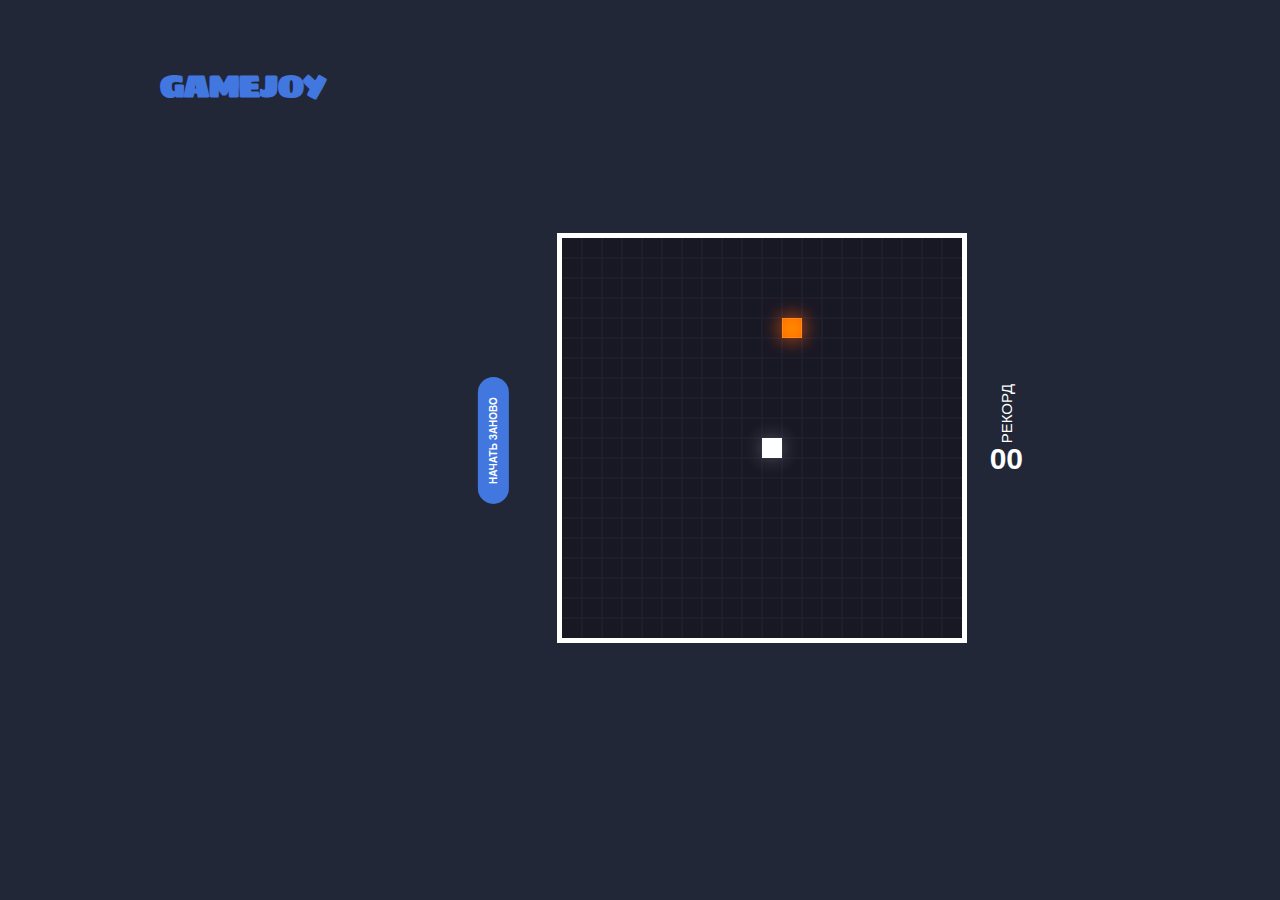
<file: Project/colorBall.html>
<!DOCTYPE html>
<html lang="en">

<head>
    <meta charset="UTF-8">
    <meta http-equiv="X-UA-Compatible" content="IE=edge">
    <meta name="viewport" content="width=device-width, initial-scale=1.0">
    <title>GameJoy</title>
    <link href="https://fonts.googleapis.com/css2?family=Press+Start+2P&family=Roboto+Slab&family=Sigmar&display=swap"
        rel="stylesheet">
    <link rel="stylesheet" href="style.css">
    <link rel="stylesheet" href="colorball.css">

</head>

<body>

    <div class="container">
        <div class="headerGames">
            <div class="headerInner">
                <a href="index.html" class="logo">
                    <h1 class="logoTxt">GaMeJoY</h1>
                </a>
            </div>
        </div>
    </div>

    <div class="containersn noselect">
        <div class="wrapper">
            <button id="replay">
                <i class="fas fa-play"></i>
                НАЧАТЬ ЗАНОВО
            </button>
            <div id="canvas">

            </div>
            <div id="ui">
                <h2>РЕКОРД
                </h2>
                <span id="score">00</span>
            </div>
        </div>
    </div>

    <script src="js/colorBall.js"></script>

</body>

</html>
</file>
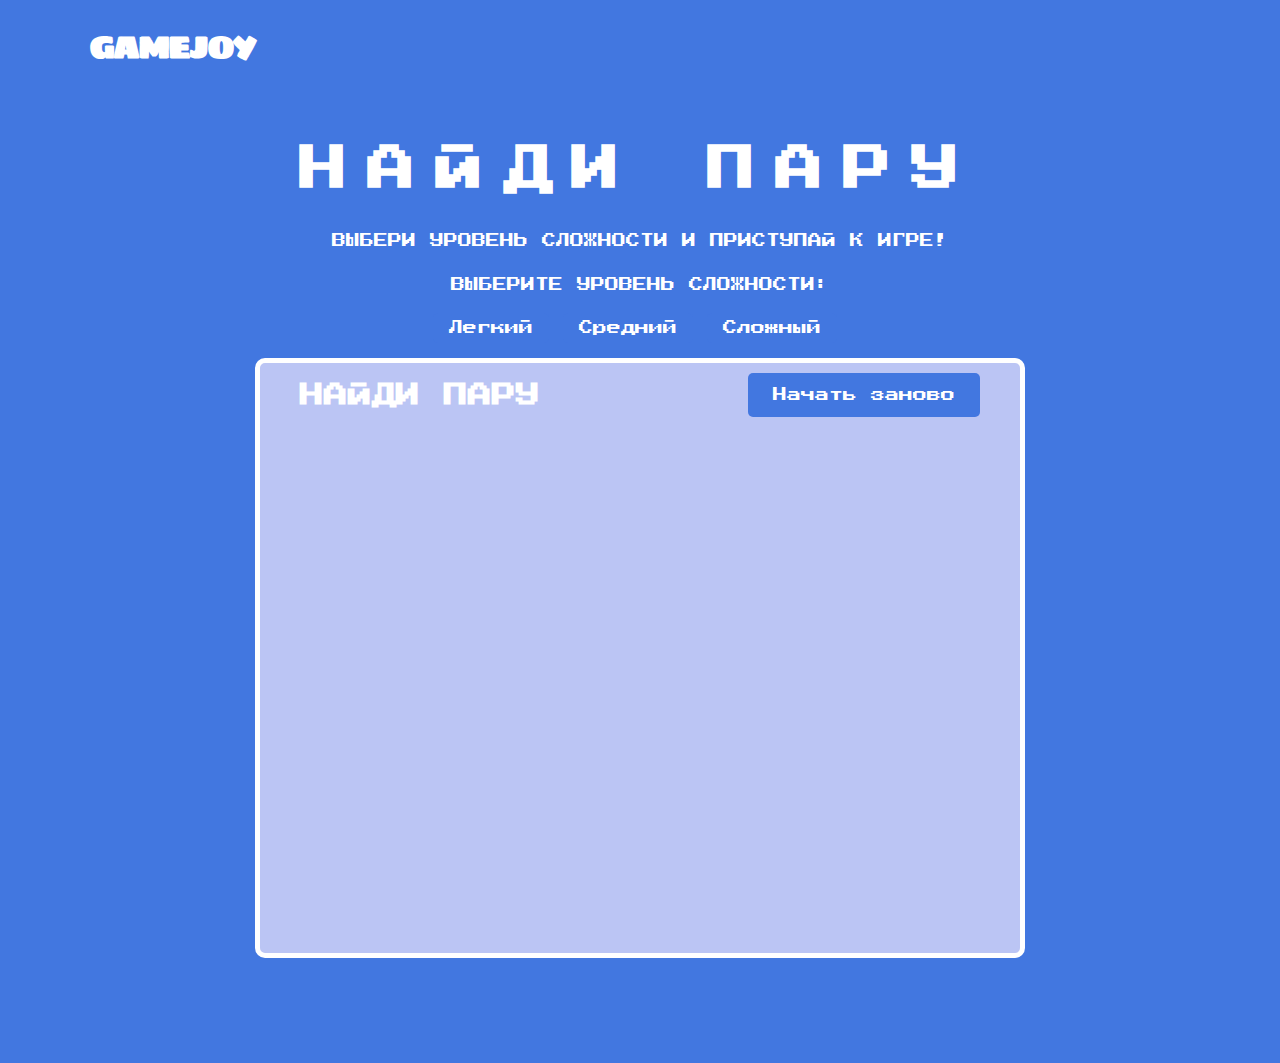
<file: Project/couple.html>
<!DOCTYPE html>
<html lang="en">

<head>
    <meta charset="UTF-8">
    <meta http-equiv="X-UA-Compatible" content="IE=edge">
    <meta name="viewport" content="width=device-width, initial-scale=1.0">
    <title>GameJoy</title>
    <link href="https://fonts.googleapis.com/css2?family=Press+Start+2P&family=Roboto+Slab&family=Sigmar&display=swap"
        rel="stylesheet">
    <link rel="stylesheet" href="style.css">
</head>

<body class="bodyCouple">

    <div class="container">
        <div class="headerGames">
            <div class="headerInner">
                <a href="index.html" class="logo">
                    <h1 class="logoTxt logoCoupleMain">GaMeJoY</h1>
                </a>
            </div>
        </div>


        <section class="coupleGame">
            <div class="container">
                <h1 class="logo-couple">НАЙДИ ПАРУ</h1>
                <p class="couple-text">Выбери уровень сложности и приступай к игре!</p>
                <div class="difficulty">
                    <p class="couplep">Выберите уровень сложности:</p>
                    <button class="difficulty-btn" data-level="easy">Легкий</button>
                    <button class="difficulty-btn" data-level="medium">Средний</button>
                    <button class="difficulty-btn" data-level="hard">Сложный</button>
                </div>
                <div class="coupleBlock">
                    <div class="game-container">
                        <div class="game-header">
                            <h2 class="coupleh2">Найди пару</h2>
                            <button id="restart-btn">Начать заново</button>
                        </div>
                        <div class="game-board"></div>
                    </div>
                </div>
            </div>
        </section>

        <script src="js/couple.js"></script>
</body>

</html>
</file>
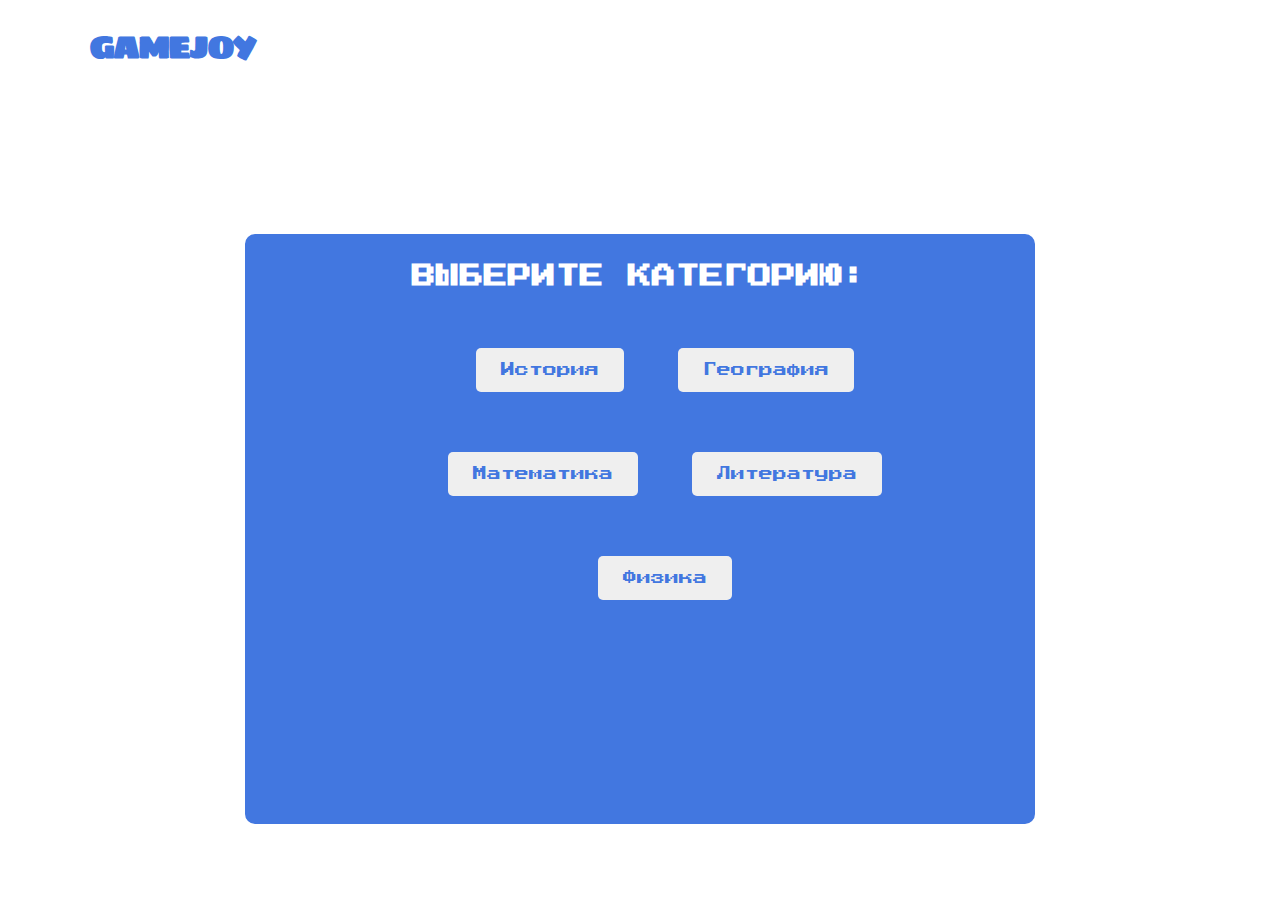
<file: Project/quiz.html>
<!DOCTYPE html>
<html lang="en">

<head>
    <meta charset="UTF-8">
    <meta http-equiv="X-UA-Compatible" content="IE=edge">
    <meta name="viewport" content="width=device-width, initial-scale=1.0">
    <title>GameJoy</title>
    <link href="https://fonts.googleapis.com/css2?family=Press+Start+2P&family=Roboto+Slab&family=Sigmar&display=swap"
        rel="stylesheet">
    <link rel="stylesheet" href="style.css">
</head>

<body class="quizBody">

    <div class="container">

        <div class="headerGames">
            <div class="headerInner">
                <a href="index.html" class="logo">
                    <h1 class="logoTxt">GaMeJoY</h1>
                </a>
            </div>

            <h1 class="logo-couple">ОВЕТЬ НА ВОПРОСЫ</h1>
            <p class="couple-text">Выбери категорию вопросов и приступай к игре!</p>

            <div class="quizArea">

<div id="category-select">
    <h2 class="categoryH2">Выберите категорию:</h2>
    <button class="category-btn" onclick="startQuiz('История')">История</button>
    <button class="category-btn" onclick="startQuiz('География')">География</button>
    <button class="category-btn" onclick="startQuiz('Математика')">Математика</button>
    <button class="category-btn" onclick="startQuiz('Литература')">Литература</button>
    <button class="category-btn" onclick="startQuiz('Физика')">Физика</button>
</div>

<div id="quiz-container">
    <button id="back-btn" onclick="showCategorySelect()">Вернуться назад</button>
    <div id="question"></div>
    <div id="answers">
        <button class="answer-btn" onclick="checkAnswer(0)"></button>
        <button class="answer-btn" onclick="checkAnswer(1)"></button>
        <button class="answer-btn" onclick="checkAnswer(2)"></button>
        <button class="answer-btn" onclick="checkAnswer(3)"></button>
    </div>
</div>

                <div id="result-container">
                    <div id="result-text"></div>
                    <button id="restart-btn" onclick="showCategorySelect()">Начать заново</button>
                </div>
            </div>

        </div>


        <script src="js/main.js"></script>
</body>

</html>
</file>
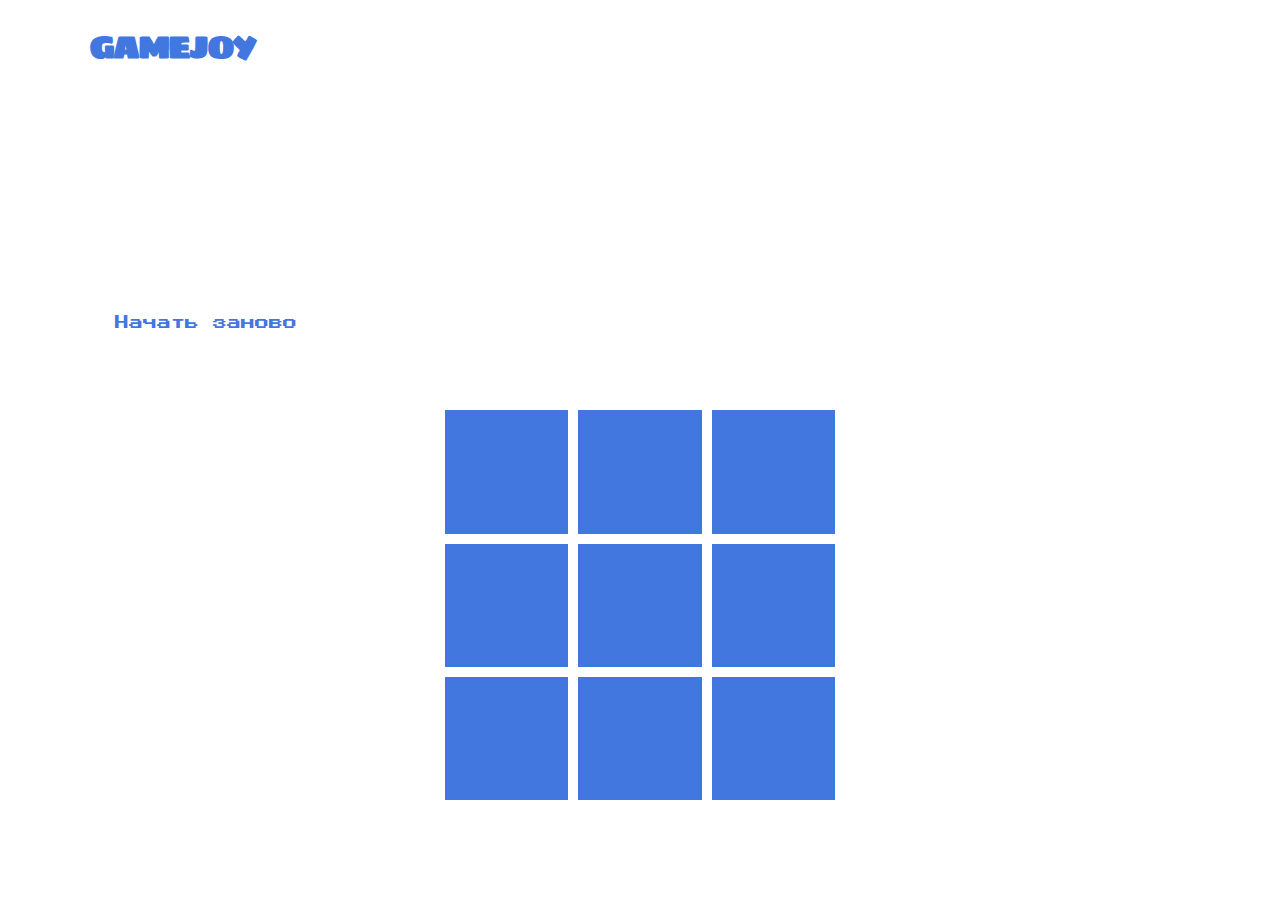
<file: Project/snake.html>
<!DOCTYPE html>
<html lang="en">

<head>
    <meta charset="UTF-8">
    <meta http-equiv="X-UA-Compatible" content="IE=edge">
    <meta name="viewport" content="width=device-width, initial-scale=1.0">
    <title>GameJoy</title>
    <link href="https://fonts.googleapis.com/css2?family=Press+Start+2P&family=Roboto+Slab&family=Sigmar&display=swap"
        rel="stylesheet">
    <link rel="stylesheet" href="style.css">
</head>

<body>

    <div class="container">
        <div class="headerGames">
            <div class="headerInner">
                <a href="index.html" class="logo">
                    <h1 class="logoTxt">GaMeJoY</h1>
                </a>
            </div>
        </div>

        <h1 class="logo-couple">КРЕСТИКИ-НОЛИКИ</h1>
        <p class="couple-text">Вперед к победам!</p>

        <button class="gameBtn" onclick="resetGame()">Начать заново</button>
        <div id="board">
            <div class="cell" onclick="makeMove(0)"></div>
            <div class="cell" onclick="makeMove(1)"></div>
            <div class="cell" onclick="makeMove(2)"></div>
            <div class="cell" onclick="makeMove(3)"></div>
            <div class="cell" onclick="makeMove(4)"></div>
            <div class="cell" onclick="makeMove(5)"></div>
            <div class="cell" onclick="makeMove(6)"></div>
            <div class="cell" onclick="makeMove(7)"></div>
            <div class="cell" onclick="makeMove(8)"></div>
        </div>

        <script src="js/snake.js"></script>

</body>

</html>
</file>
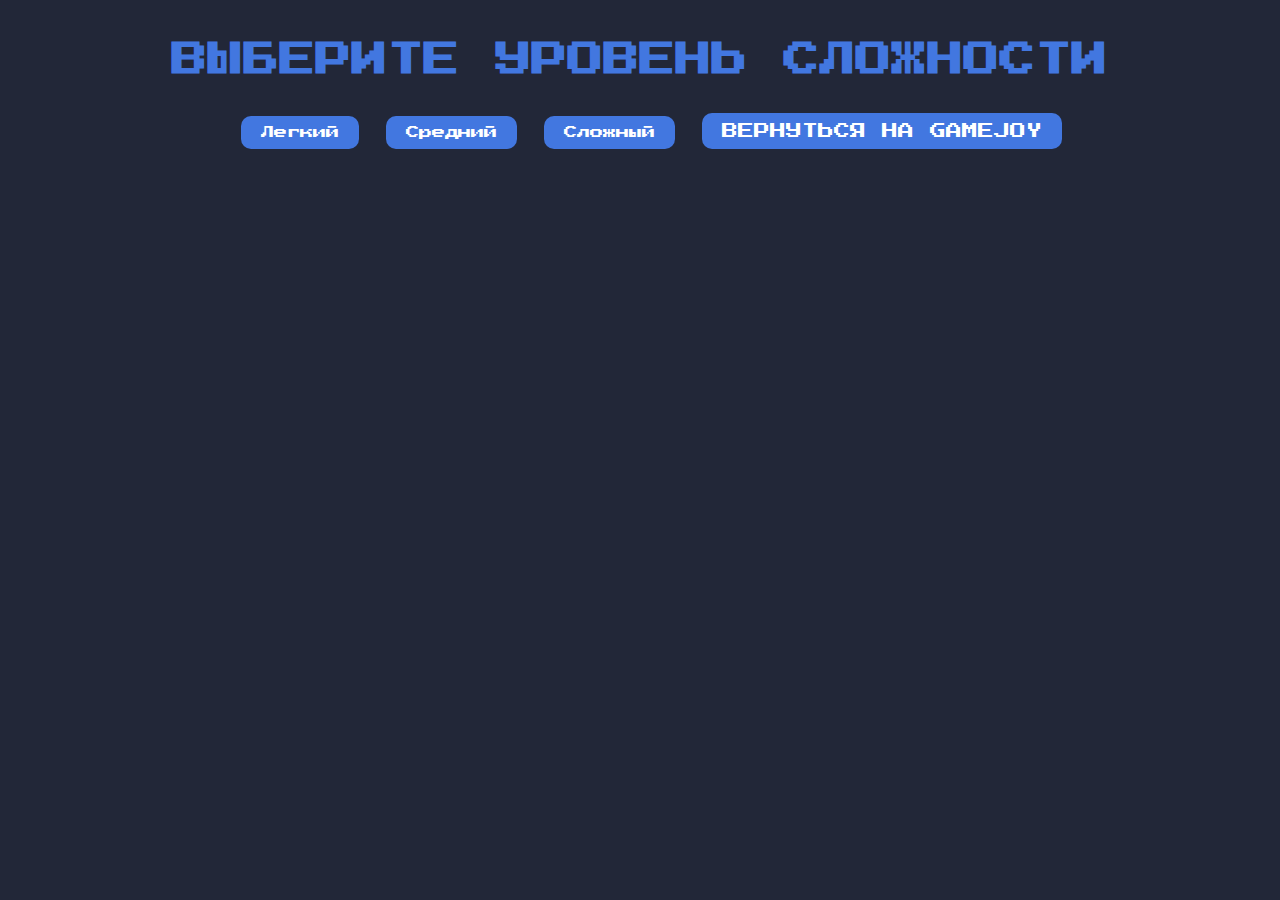
<file: Project/snkaeGame.html>
<!DOCTYPE html>
<html lang="en">

<head>
    <meta charset="UTF-8">
    <meta http-equiv="X-UA-Compatible" content="IE=edge">
    <meta name="viewport" content="width=device-width, initial-scale=1.0">
    <title>GameJoy</title>
    <link href="https://fonts.googleapis.com/css2?family=Press+Start+2P&family=Roboto+Slab&family=Sigmar&display=swap"
        rel="stylesheet">
    <link rel="stylesheet" href="style.css">
    <link rel="stylesheet" href="snakeGame.css">
</head>

<body class="snakeBody">

    <!-- <div class="container">

        <div class="snakeLogo">
            <a href="index.html" class="logo snakeMainLogo">
                <h1 class="logoTxt snakeTxt">GaMeJoY</h1>
            </a>
        </div>

    </div>

    <div class="mainSnake">

        <div class="containerSn noselect">
            <div class="wrapper">
                <button id="replay">
                    <i class="fas fa-play"></i>
                    НАЧАТЬ ЗАНОВО
                </button>
                <div id="canvas">

                </div>
                <div id="ui">
                    <h2>РЕКОРД
                    </h2>
                    <span id="score">00</span>
                </div>
            </div>
        </div>

    </div> -->

    <div id="difficulty-selection">
        <h2 class="snakeH2">Выберите уровень сложности</h2>
        <button id="easy" onclick="startGame('easy')">Легкий</button>
        <button id="medium" onclick="startGame('medium')">Средний</button>
        <button id="hard" onclick="startGame('hard')">Сложный</button>
        <a href="index.html" class="site" target="_blank">Вернуться на GameJoy</a>
    </div>

    <div id="game-container">
        <canvas id="game-canvas"></canvas>
        <div id="score-container">
            <div id="score">Рекорд: 0</div>
            <a href="snkaeGame.html" class="gameBack">Вернуться назад</a>
            <a href="index.html" class="site" target="_blank">Вернуться на GameJoy</a>
        </div>
        <div id="game-over">
            <h2>Game Over</h2>
        </div>
    </div>



    <script src="js/snakeGame.js"></script>

</body>

</html>
</file>
<file: Project/style.css>
html {
    box-sizing: border-box;
}

*,
*::after,
*::before {
    box-sizing: inherit;
    margin: 0;
    padding: 0;
}

ul {
    list-style-type: none;
}

a {
    text-decoration: none;
    color: inherit;
}

h1,
h2,
h3 {
    margin: 0;
    position: relative;
}

body {
    text-transform: uppercase;
    font-size: 16px;
    font-weight: 400;
    background-color: #fff;
}

/* ----------------------------- ГЛАВНАЯ СТРАНИЦА --------------------------- */

.header {
    position: static;
    width: 100%;
    height: 100vh;
    z-index: 999;
}

.headerGames {
    padding-top: 20px;
    padding-bottom: 50px;
}

.intro {
    max-height: 100vh;
    overflow: hidden;
    position: relative;

    background: url("cover.jpg") center no-repeat;
    background-size: cover;
}

.intro:after {
    content: "";
    display: block;
    width: 100%;
    height: 100%;
    background-color: rgba(0, 0, 0, 0.6);
    position: absolute;
    top: 0;
    left: 0;
    z-index: 2;
}

.intro__content {
    display: flex;
    flex-direction: column;
    justify-content: center;
    width: 100%;
    height: 80%;
    position: absolute;
    top: 0;
    left: 0;
    z-index: 3;
}

.intro__title {
    margin: 0;
    font-size: 45px;
    color: #fff;
    text-align: center;
}

.video {
    position: relative;
    z-index: 1;
    padding-bottom: 56.25%;
}

.video__media {
    width: 100%;
    height: auto;
    position: absolute;
    top: 0;
    left: 0;
}

.container {
    max-width: 1120px;
    margin: 0 auto;
    padding: 0 10px;
}

.headerInner {
    /* padding-top: 40px; */
    display: flex;
    justify-content: space-between;
    align-items: center;
}

.logoTxt {
    font-family: 'Sigmar', cursive;
    color: rgb(66, 119, 224);
    -webkit-transition: all 1s ease;
    transition: all 1s ease;
}

.logoTxt:hover {
    color: rgb(119, 157, 232);
}

.menuList {
    display: flex;
    gap: 55px;
}

.menuListLink {
    font-family: 'Press Start 2P', cursive;
    color: rgb(66, 119, 224);
    text-transform: uppercase;
    font-weight: 800;
    -webkit-transition: all 1s ease;
    transition: all 1s ease;
}

.menuListLink:hover {
    color: rgb(119, 157, 232);
}

.sliderLogo {
    text-align: center;
    margin-top: 150px;
    font-size: 48px;
    line-height: 1.3;
    color: rgb(66, 119, 224);
    font-family: 'Press Start 2P', cursive;
}

.sliderText {
    margin-top: 10px;
    text-align: center;
    font-size: 14px;
    line-height: 1.7;
    color: rgb(66, 119, 224);
    font-family: 'Press Start 2P', cursive;
}

.mainArrow {
    width: 60px;
    height: 60px;
    cursor: pointer;
}

.arrow {
    /* width: 50px; */
    position: absolute;
    left: calc(50% - 25px);
    bottom: -100px;
    animation: arrowDown 2s infinite;
}

/* ------------------------------------------------------------------ */

/* -------------------------- QUIZGAME ---------------------------*/

.games {
    width: 100%;
    height: 100%;
    background-color: rgb(66, 119, 224);
    padding-bottom: 30px;
}

.gamesLogo {
    font-size: 48px;
    line-height: 1.3;
    letter-spacing: 20px;
    color: #fff;
    font-family: 'Press Start 2P', cursive;
    text-align: center;
    margin-bottom: 30px;
    padding-top: 30px;
}

.game-row {
    display: flex;
    justify-content: space-between;
}

.game-block {
    width: 250px;
    height: 500px;
    background-color: #fff;
    border: 5px solid rgb(101, 135, 202);
    border-radius: 30px;
    margin-right: 20px;
    padding: 20px;
    box-sizing: border-box;
    margin-top: 45px;
}

.slide {
    width: 100%;
    height: 300px;
    /* object-fit: cover; */
    background-size: cover;
    /* opacity: 0.7; */
    border-radius: 15px;
}

h3 {
    padding-top: 30px;
    text-align: center;
    font-size: 13px;
    line-height: 1.7;
    color: rgb(66, 119, 224);
    font-family: 'Press Start 2P', cursive;
}

.mainGame {
    width: 900px;
    height: 530px;
}

.mainGameImage {
    margin-left: 100px;
    width: 100%;
    height: 470px;
    background-size: cover;
    border-radius: 15px;
    margin-top: 15px;
    border: 5px solid #fff;
}

.mainGameH3 {
    font-size: 36px;
    color: #fff;
    text-align: center;
}

.gameButtonSnake {
    display: inline-block;
    margin-top: 20px;
    padding: 30px 60px;
    background-color: #fff;
    color: rgb(66, 119, 224);
    text-decoration: none;
    font-family: 'Press Start 2P', cursive;
    transition: all 0.7s;
    margin-left: 28px;
    display: flex;
    justify-content: center;
    align-items: center;
    width: 200px;
    margin: 0 auto;
    border-radius: 15px;
}

.gameButtonSnake:hover {
    background-color: rgb(66, 119, 224);
    color: #fff;
}

.gameButton {
    display: inline-block;
    margin-top: 20px;
    padding: 10px 20px;
    background-color: rgb(66, 119, 224);
    color: #fff;
    text-decoration: none;
    font-family: 'Press Start 2P', cursive;
    transition: all 0.7s;
    margin-left: 23px;
    border-radius: 10px;
}

.gameButton:hover {
    background-color: #fff;
    color: rgb(66, 119, 224);
}

.quizArea {
    width: 800px;
    height: 600px;
    background-color: rgb(66, 119, 224);
    margin: 0 auto;
    margin-top: 25px;
    border: 5px solid #fff;
    border-radius: 15px;
}

.categoryH2 {
    font-size: 24px;
    color: #fff;
    font-family: 'Press Start 2P', cursive;
    text-align: center;
    margin-top: 30px;
    margin-bottom: 30px;
}

#category-select,
#quiz-container,
#result-container {
    width: 500px;
    margin: 0 auto;
    text-align: center;
    display: none;
}

.category-btn {
    margin: 30px auto;
    padding: 15px 25px;
    border: none;
    border-radius: 5px;
    cursor: pointer;
    color: rgb(66, 119, 224);
    font-family: 'Press Start 2P', cursive;
    font-size: 14px;
    transition: all 0.7s;
    margin-left: 50px;
}

.category-btn:hover {
    background-color: rgb(66, 119, 224);
    color: #fff;
}

#back-btn {
    padding: 10px 20px;
    font-size: 18px;
    padding: 15px 25px;
    border: none;
    border-radius: 5px;
    cursor: pointer;
    color: rgb(66, 119, 224);
    font-family: 'Press Start 2P', cursive;
    font-size: 14px;
    transition: all 0.7s;
    margin-top: 30px;
    margin-bottom: 30px;
}

#back-btn:hover {
    background-color: rgb(66, 119, 224);
    color: #fff;
}

#question {
    margin: 20px 0;
    font-size: 20px;
    font-family: 'Press Start 2P', cursive;
    color: #fff;
    font-size: 18px;
    line-height: 50px;
    margin-bottom: 30px;
}

#answers {
    display: flex;
    justify-content: center;
    gap: 30px;
}

.answer-btn {
    padding: 10px 20px;
    font-size: 18px;
    padding: 15px 25px;
    border: none;
    border-radius: 5px;
    cursor: pointer;
    color: rgb(66, 119, 224);
    font-family: 'Press Start 2P', cursive;
    font-size: 14px;
    transition: all 0.7s;
}

.answer-btn:hover {
    background-color: rgb(66, 119, 224);
    color: #fff;
}

#result-text {
    margin: 20px 0;
    font-size: 20px;
    font-family: 'Press Start 2P', cursive;
    color: #fff;
    font-size: 18px;
    line-height: 50px;
    margin-bottom: 30px;
}

/* ----------------------------------------------------------------- */

/* ------------------ БЛОК ОТЗЫВОВ --------------------------------- */

.peoples {
    position: relative;
    background-color: #fff;
}

.reviews {
    font-size: 48px;
    line-height: 1.3;
    letter-spacing: 20px;
    color: rgb(66, 119, 224);
    font-family: 'Press Start 2P', cursive;
    text-align: center;
    margin-top: 40px;
    margin-bottom: 50px;
}

.peoplesBlock {
    position: relative;
    margin: 0 auto;
    display: flex;
    flex-wrap: wrap;
    width: 950px;
    height: 500px;
    background-color: rgb(66, 119, 224);
    border: 5px solid #fff;
    border-radius: 10px;
    margin-top: 30px;
    margin-bottom: 30px;
    transition: transform 0.5s ease-in-out;
    overflow: hidden;
    border-radius: 10px;
}

.peoplesBlockTwo {
    position: relative;
    margin: 0 auto;
    display: flex;
    flex-wrap: wrap;
    width: 950px;
    height: 500px;
    background-color: rgb(66, 119, 224);
    border: 5px solid #fff;
    border-radius: 10px;
    margin-top: 30px;
    margin-bottom: 30px;
    transition: transform 0.5s ease-in-out;
    display: none;
    overflow: hidden;
    border-radius: 10px;
}

.peoplesBlockTwo::after {
    content: '';
    position: absolute;
    top: 0;
    right: 0;
    width: 100%;
    height: 100%;
    transform-origin: right center;
    animation: slide-in 0.5s forwards;
}

.slide-left {
    animation: slide-out 0.5s forwards;
    animation-fill-mode: forwards;
}

.slide-in {
    animation: slide-in 0.5s forwards;
    animation-fill-mode: forwards;
}

@keyframes slide-out {
    0% {
        transform: translateX(0);
    }

    100% {
        transform: translateX(-100%);
        opacity: 0;
    }
}

@keyframes slide-in {
    0% {
        transform: translateX(100%);
        opacity: 0;
    }

    100% {
        transform: translateX(0);
        opacity: 1;
    }
}

.review-block {
    align-items: center;
    margin: 0 auto;
    display: flex;
    width: 350px;
    height: 200px;
    border: 5px solid #fff;
    border-radius: 5px;
    margin-bottom: 30px;
    margin-top: 20px;
    border-radius: 10px;
}

.review-image {
    width: 135px;
    height: 100px;
    border-radius: 50%;
    margin-left: 5px;
    overflow: hidden;
    border: 3px solid rgb(66, 119, 224);
}

.review-image img {
    width: 100%;
    height: 100%;
    object-fit: cover;
}

.review-content h3 {
    color: #fff;
    font-size: 14px;
    font-family: 'Press Start 2P', cursive;
    text-transform: uppercase;
    font-weight: 800;
    margin-bottom: 60px;
    margin-left: 15px;
}

.review-content p {
    color: #fff;
    font-size: 10px;
    font-family: 'Press Start 2P', cursive;
    text-transform: uppercase;
    font-weight: 800;
    line-height: 1.5;
    margin-left: 15px;
    margin-bottom: 20px;
}

/* ---------------------------------------------------------- */


.contacts {
    width: 100%;
    height: 100vh;
    background-color: rgb(66, 119, 224);
}

.contactsH2 {
    font-size: 48px;
    line-height: 1.3;
    letter-spacing: 20px;
    color: #fff;
    font-family: 'Press Start 2P', cursive;
    text-align: center;
    padding-top: 40px;
    margin-bottom: 50px;
}

.containerCont {
    display: flex;
    justify-content: space-between;
}

.contact-details {
    width: 500px;
    height: 200px;
    background-color: #fff;
    margin-top: 100px;
    border-radius: 10px;
}

.firstP {
    margin-top: 65px;
}

.contact-details p {
    color: rgb(66, 119, 224);
    font-size: 16px;
    font-family: 'Press Start 2P', cursive;
    text-transform: uppercase;
    font-weight: 800;
    line-height: 1.5;
    margin-left: 15px;
}

#map {
    margin-top: 30px;
    border: 10px solid #fff;
    border-radius: 10px;
    height: 400px;
    width: 400px;
}

/* --------------------------------------------------------- */

/* ------------------------------ COUPLEGAME -------------------------------------------- */

.logoCoupleMain {
    color: #fff;
}

.logo-couple {
    font-size: 48px;
    line-height: 1.3;
    letter-spacing: 20px;
    color: #fff;
    font-family: 'Press Start 2P', cursive;
    text-align: center;
    margin-top: 15px;
    margin-bottom: 30px;
}

.couplep {
    text-align: center;
    font-size: 14px;
    line-height: 1.7;
    color: #fff;
    font-family: 'Press Start 2P', cursive;
    margin-bottom: 15px;
}

.difficulty-btn {
    padding: 15px 25px;
    border: none;
    border-radius: 5px;
    cursor: pointer;
    color: #fff;
    font-family: 'Press Start 2P', cursive;
    font-size: 14px;
    transition: all 0.7s;
    margin-bottom: 15px;
    background-color: #fff;
}

.difficulty-btn:hover {
    background-color: rgb(66, 119, 224);
    color: #fff;
}

.coupleh2 {
    font-size: 24px;
    color: #fff;
    font-family: 'Press Start 2P', cursive;
    text-align: center;
}

#restart-btn {
    padding: 15px 25px;
    border: none;
    border-radius: 5px;
    cursor: pointer;
    color: #fff;
    background-color: rgb(66, 119, 224);
    font-family: 'Press Start 2P', cursive;
    font-size: 14px;
    transition: all 0.7s;
}

#restart-btn:hover {
    background-color: #fff;
    color: rgb(66, 119, 224);
}

.couple-text {
    text-align: center;
    font-size: 14px;
    line-height: 1.7;
    color: #fff;
    font-family: 'Press Start 2P', cursive;
    margin-bottom: 17px;
}

.coupleBlock {
    width: 770px;
    height: 600px;
    background-color: #bbc5f4;
    border: 5px solid #fff;
    border-radius: 10px;
    margin: 0 auto;
}

.game-container {
    width: 700px;
    height: 700px;
    margin: 0 auto;
}

.game-header {
    display: flex;
    justify-content: space-between;
    align-items: center;
    padding: 10px;
}

.bodyCouple {
    background-color: rgb(66, 119, 224);
}

.game-board {
    display: grid;
    grid-template-columns: repeat(6, 1fr);
    grid-gap: 10px;
    padding: 10px;
    width: 720px;
    height: 500px;
}

.square {
    width: 100%;
    height: 100%;
    background-color: rgb(66, 119, 224);
    border: 5px solid #fff;
    border-radius: 5px;
    position: relative;
    transform-style: preserve-3d;
    transition: transform 0.5s;
    cursor: pointer;
}

.square-front,
.square-back {
    width: 100%;
    height: 100%;
    position: absolute;
    top: 0;
    left: 0;
    backface-visibility: hidden;
    transform-style: preserve-3d;
}

.square-front {
    transform: rotateY(0deg);
}

.square-back {
    background-color: #fff;
    transform: rotateY(180deg);
}

.square.flip .square-front {
    transform: rotateY(180deg);
}

.square.flip .square-back {
    transform: rotateY(0deg);
}

.square-label {
    position: absolute;
    top: 50%;
    left: 50%;
    transform: translate(-50%, -50%);
    display: block;
    font-size: 14px;
    font-family: 'Press Start 2P', cursive;
    color: #fff;
    text-align: center;
}

.hide {
    background-color: rgb(66, 119, 224);
    border: 5px solid #fff;
    border-radius: 5px;
    animation: flip-hide 0.5s forwards;
}

.show {
    /* background-color: var(--color); */
    animation: flip-show 0.5s forwards;
}

.difficulty {
    text-align: center;
    margin-top: 20px;
}

.difficulty-btn {
    margin-right: 10px;
    background-color: rgb(66, 119, 224);
    color: white;
    border: none;
    padding: 8px 16px;
    border-radius: 5px;
    cursor: pointer;
}

.difficulty-btn:hover {
    background-color: rgb(36, 79, 164);
}

/* --------------------------------------------------------------- */


/* --------------------- КРЕСТИКИ НОЛИКИ ------------------------- */

.board {
    font-size: 48px;
    line-height: 1.3;
    letter-spacing: 20px;
    color: rgb(66, 119, 224);
    font-family: 'Press Start 2P', cursive;
    text-align: center;
    margin-top: 40px;
}

#board {
    width: 400px;
    height: 400px;
    display: flex;
    flex-wrap: wrap;
    margin: 0 auto;
    margin-top: 30px;
    background-color: rgb(66, 119, 224);
    margin-bottom: 30px;
}

.cell {
    width: calc(400px / 3);
    height: calc(400px / 3);
    display: flex;
    align-items: center;
    justify-content: center;
    font-size: 48px;
    border: 5px solid #fff;
    cursor: pointer;
}

.gameBtn {
    padding: 15px 25px;
    border: none;
    border-radius: 5px;
    background-color: #ffffff;
    color: rgb(66, 119, 224);
    font-family: 'Press Start 2P', cursive;
    font-size: 14px;
    cursor: pointer;
    transition: all 0.7s;
    margin-top: 30px;
    margin-bottom: 30px;
}

.gameBtn:hover {
    background-color: rgb(66, 119, 224);
    color: #fff;
}

/* -------------------------------------------------------------------- */

/* ------------------------------------- FOOTER ------------------------------------- */




/* ---------------------------------------------------------------------------------- */

@media (max-width: 820px) {

    .container {
        max-width: 540px;
    }

    .intro {
        display: none;
    }

    .headerInner {
        display: block;
    }

    .logoTxt {
        text-align: center;
        margin-bottom: 25px;
    }

    .menuListLink {
        display: block;
        margin-left: 50%;
    }

    .mainGame {
        width: 300px;
        height: 310px;
    }

    .mainGameImage {
        width: 300px;
        height: 310px;
    }

    .game-row {
        flex-wrap: wrap;
    }

    .game-block {
        margin-left: 25%;
    }

    .peoplesBlock {
        width: 400px;
        height: 300px;
    }

    .peoplesBlockTwo {
        width: 400px;
        height: 300px;
    }

    .review-block {
        width: 180px;
        height: 100px;
    }

    .review-image {
        width: 100px;
        height: 50px;
        border-radius: 50%;
        margin-left: 5px;
        overflow: hidden;
        border: 3px solid rgb(66, 119, 224);
    }

    .review-content h3 {
        font-size: 10px;
        margin: 0;
    }

    .review-content p {
        font-size: 4px;
    }

    .contacts {
        margin-bottom: 50px;
    }

    .containerCont {
        flex-wrap: wrap;
    }

    #map {
        margin-left: 12%;
    }

    .backLogo {
        font-size: 48px;
        display: block;
        padding: 0;
    }

    .coupleBlock {
        width: 450px;
        height: 300px;
    }

    .quizArea {
        width: 490px;
        height: 350px;
    }

    .category-btn {
        margin: 7px;
    }

    #question {
        font-size: 14px;
        line-height: 20px;
    }

    .answer-btn {
        padding: 0;
        font-size: 9px;
    }

    #answers {
        flex-direction: column;
    }


}
</file>
<file: Project/colorball.css>
@font-face {
    font-family: "game";
    src: url("https://fonts.googleapis.com/css2?family=Poppins:wght@500;800&display=swap");
}

* {
    padding: 0;
    margin: 0;
    box-sizing: border-box;
}

button:focus {
    outline: 0;
}

html,
body {
    height: 100%;
    font-family: "Poppins", sans-serif;
    color: #6e7888;
}

body {
    background-color: #222738;
    display: flex;
    justify-content: center;
    align-items: center;
    color: #ffffff;
}

.logoTxt {
    bottom:350px;
    left: 150px;
}

canvas {
    background-color: #181825;
    border: 5px solid #fff;
}

.containersn {
    display: flex;
    width: 100%;
    height: 100%;
    flex-flow: column wrap;
    justify-content: center;
    align-items: center;
}

#ui {
    display: flex;
    align-items: center;
    font-size: 10px;
    flex-flow: column;
    margin-left: 10px;
}

h2 {
    font-weight: 200;
    transform: rotate(270deg);
}

#score {
    margin-top: 20px;
    font-size: 30px;
    font-weight: 800;
}

.noselect {
    user-select: none;
}

#replay {
    font-size: 10px;
    padding: 10px 20px;
    background: rgb(66, 119, 224);
    border: none;
    color: #fff;
    border-radius: 20px;
    font-weight: 800;
    transform: rotate(270deg);
    cursor: pointer;
    transition: all 0.7 cubic-bezier(0.4, 0, 0.2, 1);
}

#replay:hover {
    background-color: #fff;
    color: rgb(66, 119, 224);
    transition: all 200ms cubic-bezier(0.4, 0, 0.2, 1);
}

#replay svg {
    margin-right: 8px;
}

@media (max-width: 600px) {
    #replay {
        margin-bottom: 20px;
    }

    #replay,
    h2 {
        transform: rotate(0deg);
    }

    #ui {
        flex-flow: row wrap;
        margin-bottom: 20px;
    }

    #score {
        margin-top: 0;
        margin-left: 20px;
    }

    .container {
        flex-flow: column wrap;
    }
}

#author {
    width: 100%;
    bottom: 40px;
    display: inline-flex;
    align-items: center;
    justify-content: center;
    font-weight: 600;
    color: inherit;
    text-transform: uppercase;
    padding-left: 35px;
}

#author span {
    font-size: 10px;
    margin-left: 20px;
    color: inherit;
    letter-spacing: 4px;
}

#author h1 {
    font-size: 25px;
}

.wrapper {
    display: flex;
    flex-flow: row wrap;
    justify-content: center;
    align-items: center;
    margin-bottom: 20px;
}
</file>
<file: Project/snakeGame.css>
/* @font-face {
    font-family: "game";
    src: url("https://fonts.googleapis.com/css2?family=Poppins:wght@500;800&display=swap");
}

* {
    padding: 0;
    margin: 0;
    box-sizing: border-box;
}

button:focus {
    outline: 0;
}

html,
body {
    height: 100%;
    font-family: "Poppins", sans-serif;
    color: #6e7888;
}

body {
    background-color: #222738;
    color: #6e7888;
}

.snakeTxt {
    margin-top: 15px;
}

.mainSnake {
    display: flex;
    justify-content: center;
    align-items: center;
    margin-top: 100px;
}

canvas {
    background-color: #181825;
}

.containerSn {
    display: flex;
    width: 100%;
    height: 100%;
    flex-flow: column wrap;
    justify-content: center;
    align-items: center;
}

#ui {
    display: flex;
    align-items: center;
    font-size: 10px;
    flex-flow: column;
    margin-left: 10px;
    font-family: 'Press Start 2P', cursive;
}

h2 {
    font-weight: 200;
    transform: rotate(270deg);
}

#score {
    margin-top: 60px;
    font-size: 30px;
    font-weight: 800;
}

.noselect {
    user-select: none;
}

#replay {
    display: inline-block;
    margin-top: 20px;
    padding: 10px 20px;
    background-color: rgb(66, 119, 224);
    color: #fff;
    text-decoration: none;
    font-family: 'Press Start 2P', cursive;
    transition: all 0.7s;
    margin-left: 23px;
    border: none;
    border-radius: 10px;
    transform: rotate(270deg);
}

#replay:hover {
    background-color: #fff;
    color: rgb(66, 119, 224);
    border: none;
}

#replay svg {
    margin-right: 8px;
}

@media (max-width: 600px) {
    #replay {
        margin-bottom: 20px;
    }

    #replay,
    h2 {
        transform: rotate(0deg);
    }

    #ui {
        flex-flow: row wrap;
        margin-bottom: 20px;
    }

    #score {
        margin-top: 0;
        margin-left: 20px;
    }

    .container {
        flex-flow: column wrap;
    }
}

#author {
    width: 100%;
    bottom: 40px;
    display: inline-flex;
    align-items: center;
    justify-content: center;
    font-weight: 600;
    color: inherit;
    text-transform: uppercase;
    padding-left: 35px;
}

#author span {
    font-size: 10px;
    margin-left: 20px;
    color: inherit;
    letter-spacing: 4px;
}

#author h1 {
    font-size: 25px;
}

.wrapper {
    display: flex;
    flex-flow: row wrap;
    justify-content: center;
    align-items: center;
    margin-bottom: 20px;
} */


.snakeBody {
    overflow-x: hidden;
    background-color: #222738;
}


#difficulty-selection {
    text-align: center;
    margin-top: 30px;
}

#game-container {
    display: none;
    justify-content: center;
    align-items: center;
    height: 100vh;
}

canvas {
    background-color: #181825;
    border: 10px solid #fff;
}

.snakeH2 {
    text-align: center;
    font-size: 36px;
    line-height: 1.7;
    color: rgb(66, 119, 224);
    font-family: 'Press Start 2P', cursive;
}

#easy,
#medium,
#hard {
    padding: 10px 20px;
    background-color: rgb(66, 119, 224);
    color: #fff;
    font-family: 'Press Start 2P', cursive;
    transition: all 0.7s;
    margin-left: 23px;
    border: none;
    cursor: pointer;
    border-radius: 10px;
    margin-top: 25px;
}

#easy:hover,
#medium:hover,
#hard:hover {
    background-color: #fff;
    color: rgb(66, 119, 224);
}

#score-container {
    display: flex;
    flex-direction: column;
    align-items: center;
    margin-top: 20px;
}

#score {
    font-size: 18px;
    font-family: 'Press Start 2P', cursive;
    color: rgb(66, 119, 224);
}

#game-over {
    display: none;
    flex-direction: column;
    align-items: center;
    justify-content: center;
    height: 100vh;
}

#game-over h2 {
    font-size: 24px;
    margin-bottom: 20px;
}

#game-over button {
    padding: 10px 20px;
    font-size: 18px;
}

.gameBack {
    display: inline-block;
    margin-top: 20px;
    padding: 10px 20px;
    background-color: rgb(66, 119, 224);
    color: #fff;
    text-decoration: none;
    font-family: 'Press Start 2P', cursive;
    transition: all 0.7s;
    margin-left: 23px;
    border-radius: 10px;
}

.gameBack:hover {
    background-color: #fff;
    color: rgb(66, 119, 224);
}

.site {
    display: inline-block;
    margin-top: 20px;
    padding: 10px 20px;
    background-color: rgb(66, 119, 224);
    color: #fff;
    text-decoration: none;
    font-family: 'Press Start 2P', cursive;
    transition: all 0.7s;
    margin-left: 23px;
    border-radius: 10px;
}

.site:hover {
    background-color: #fff;
    color: rgb(66, 119, 224);
}
</file>
